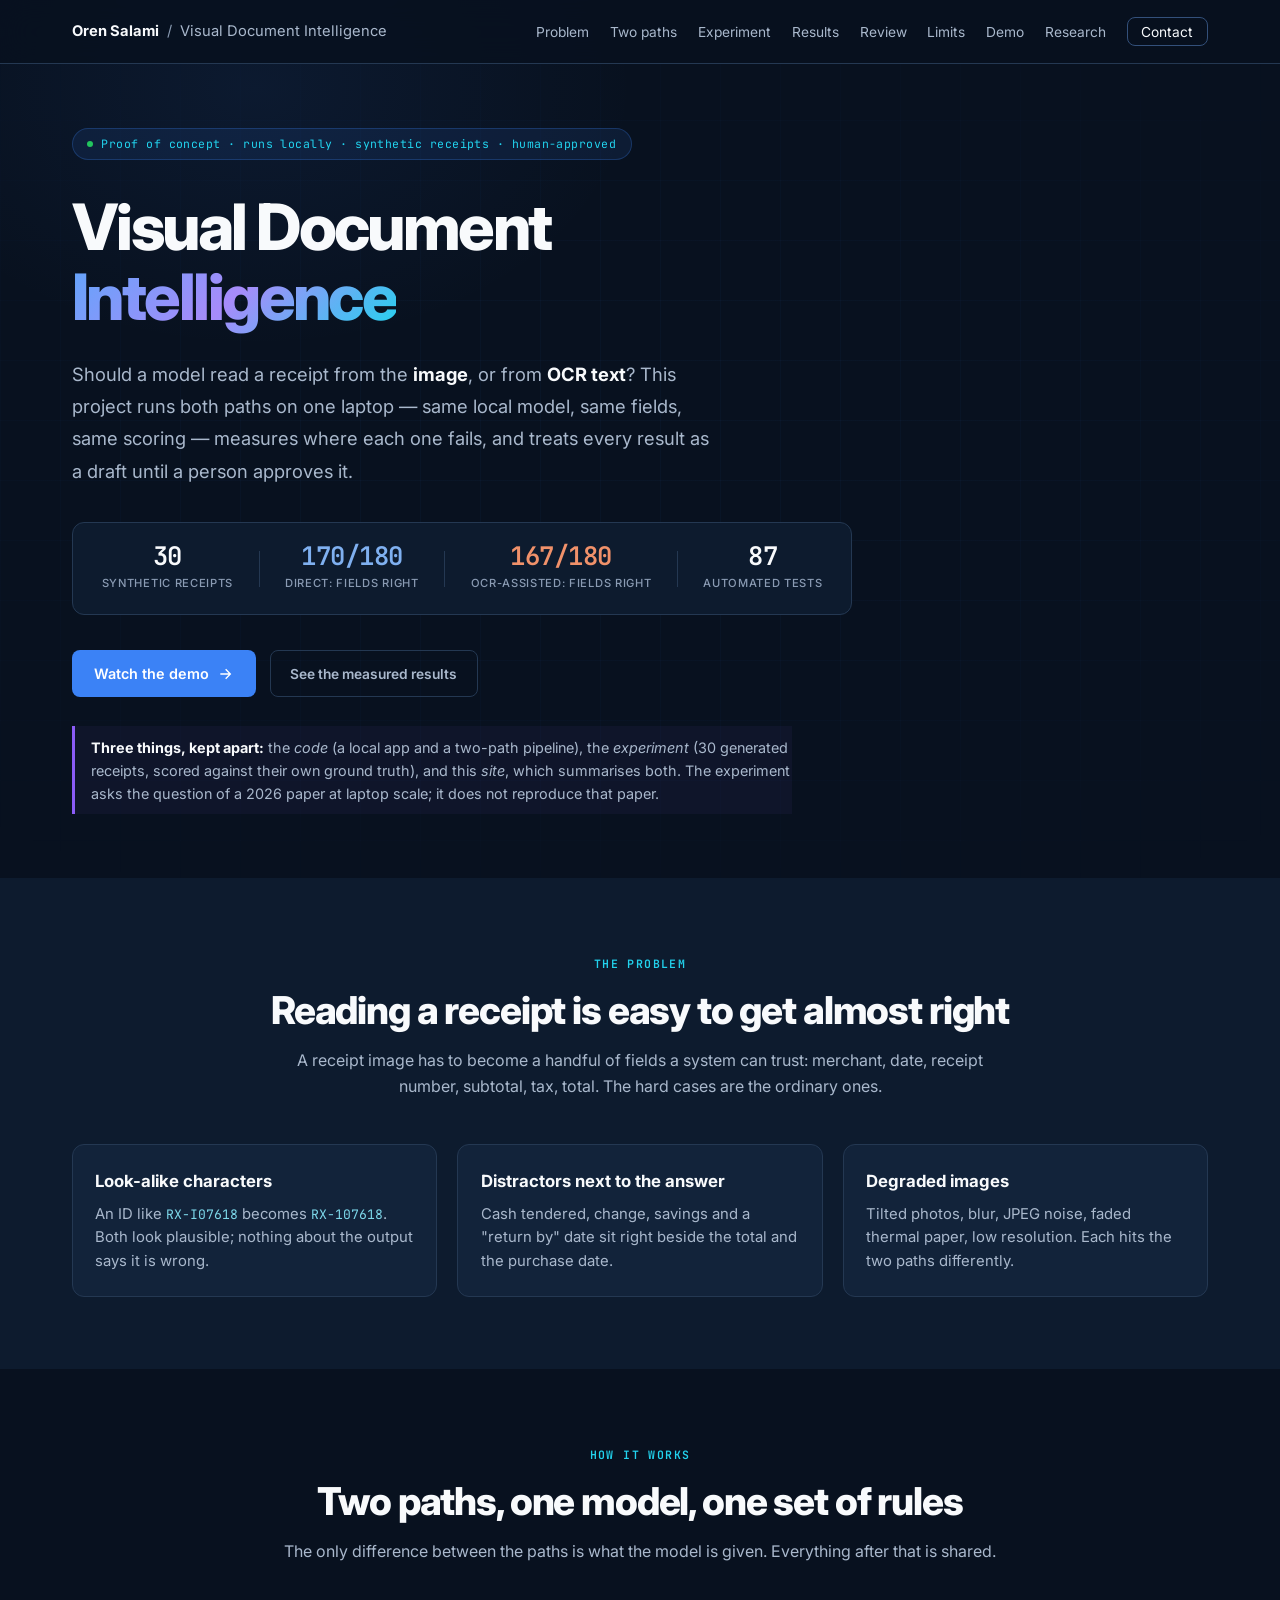
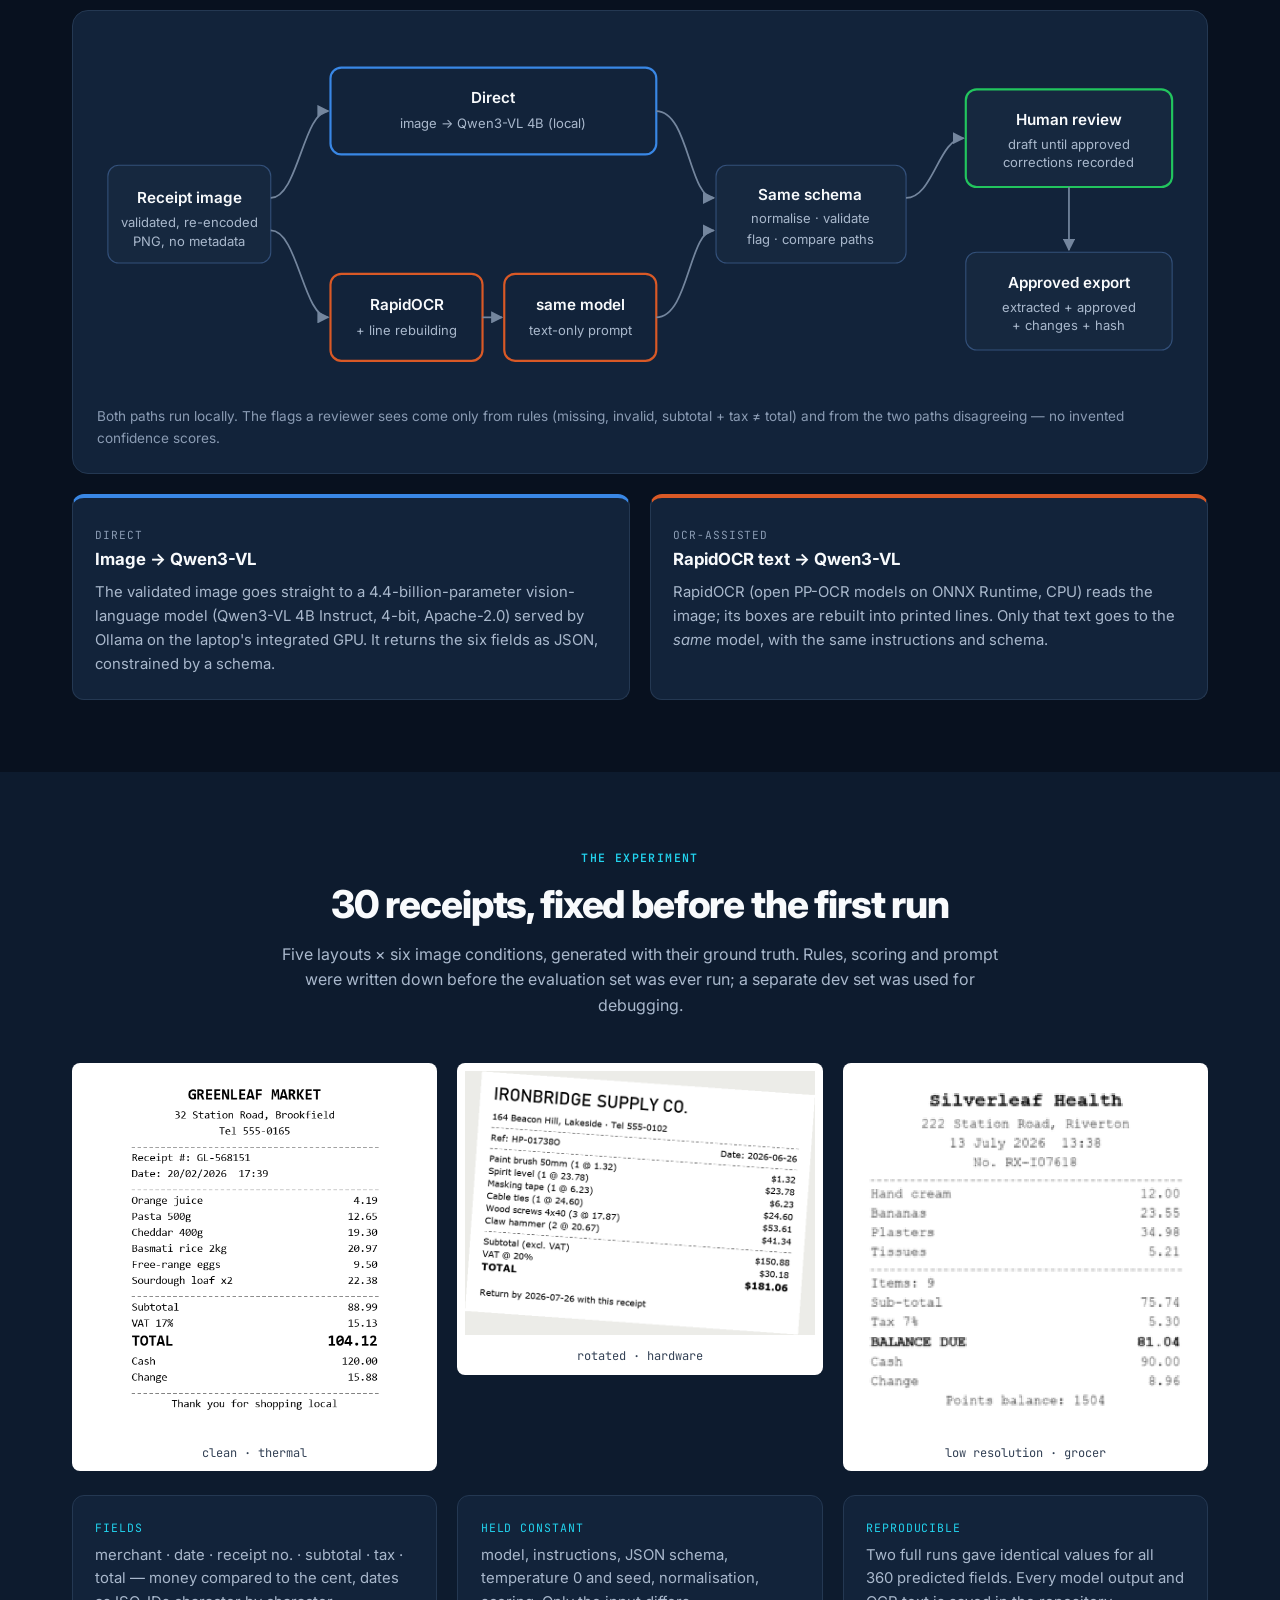
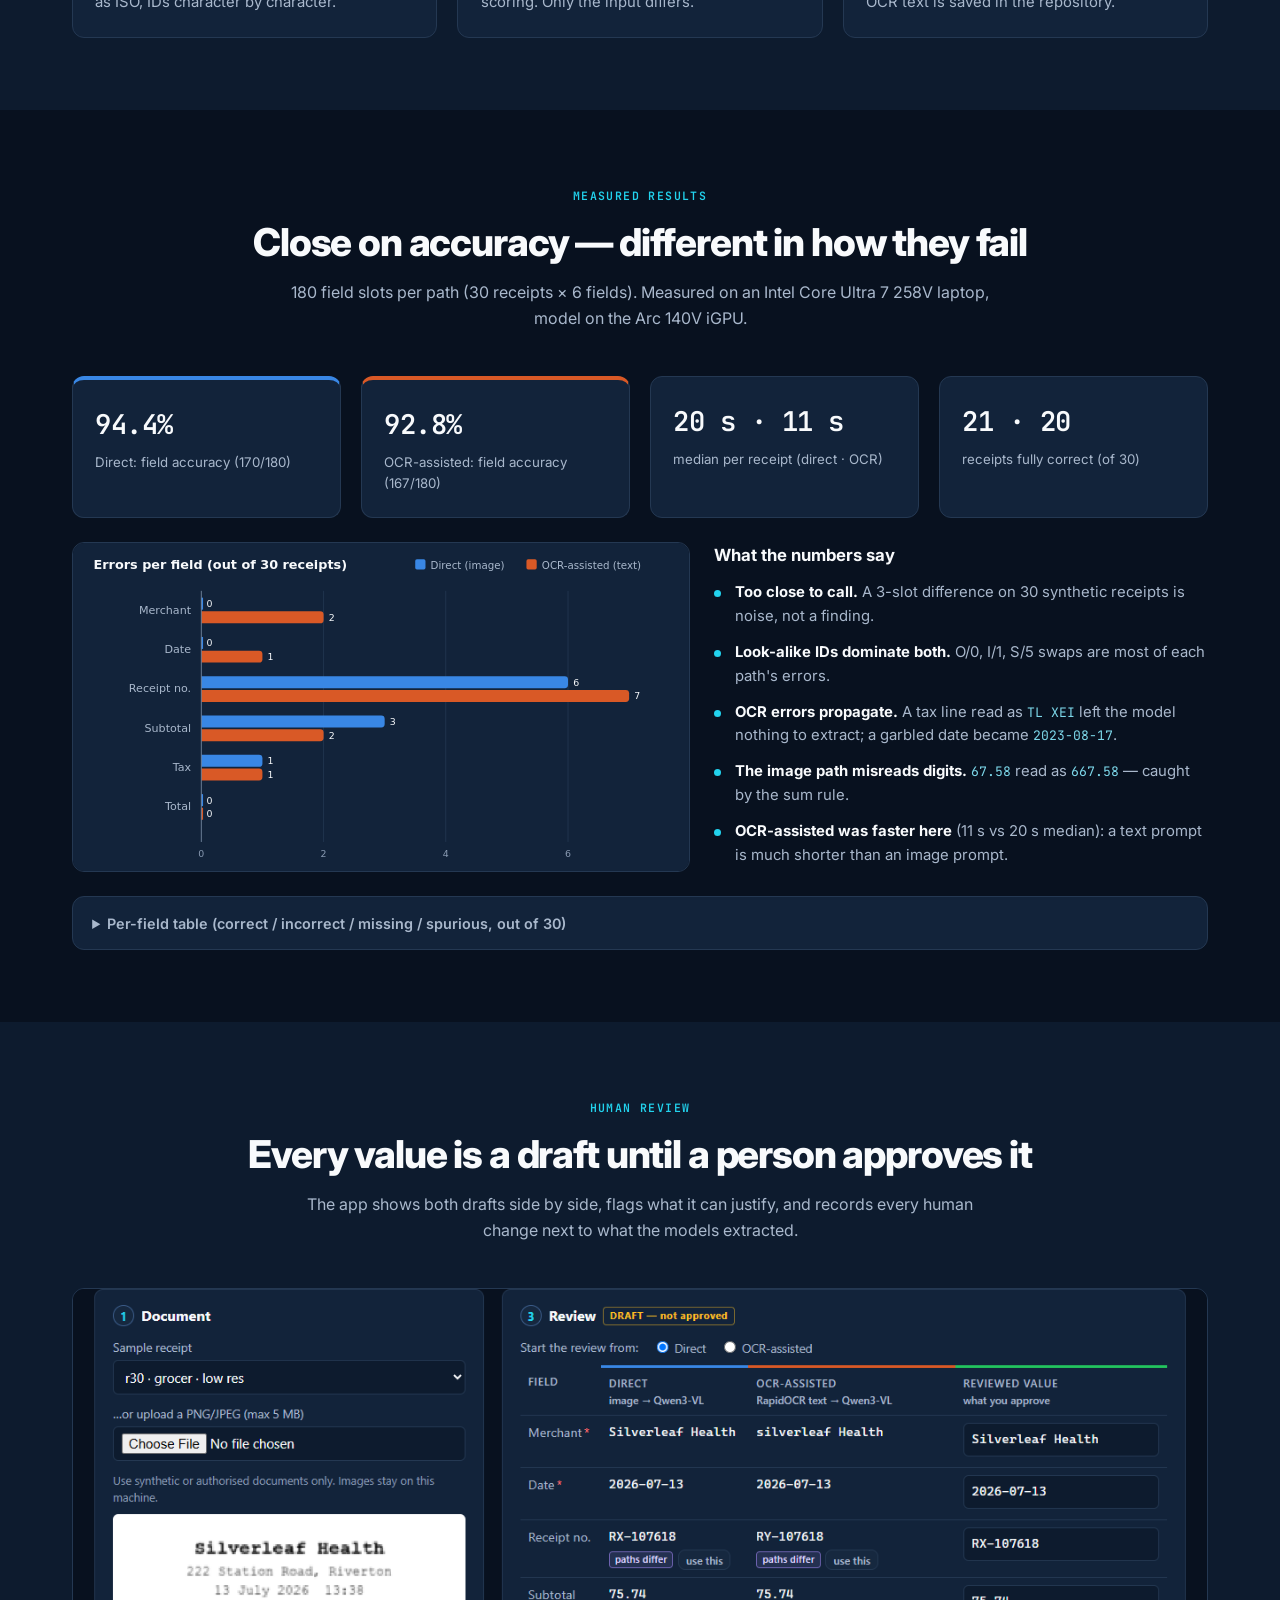
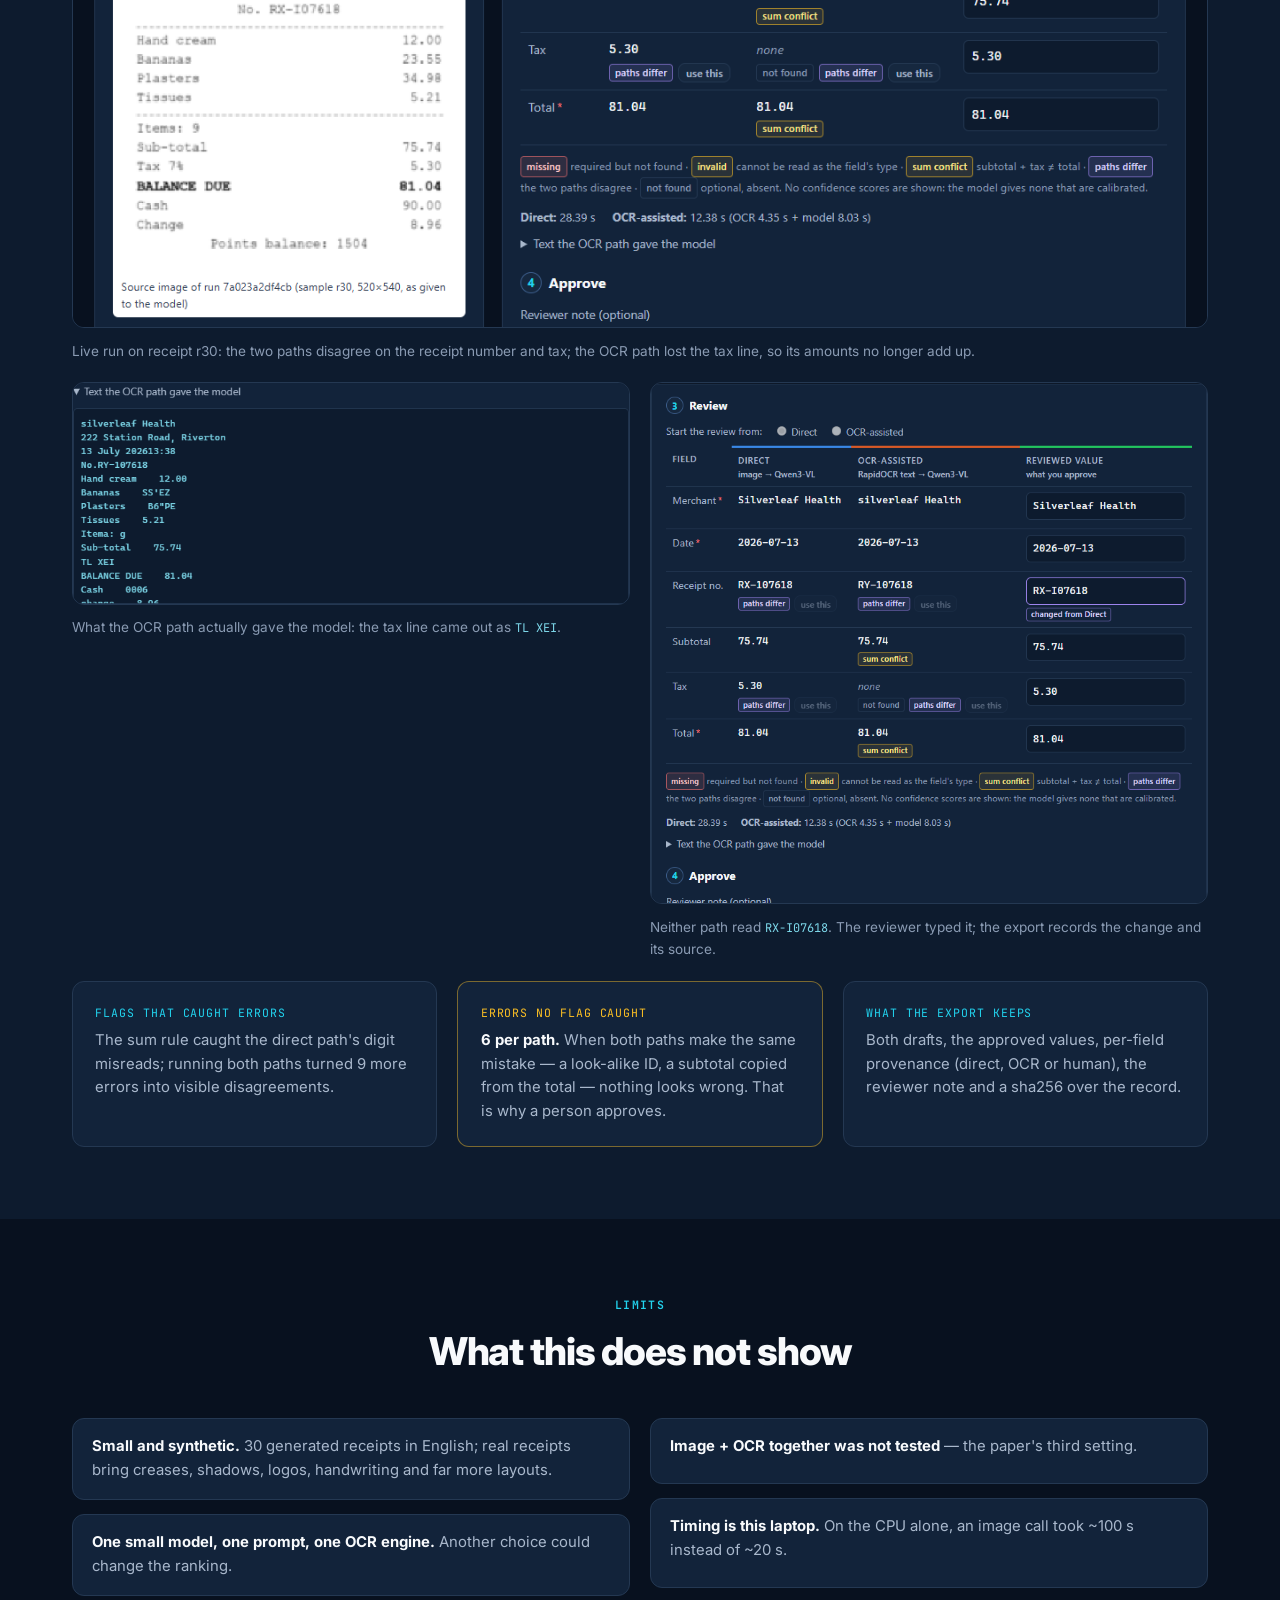
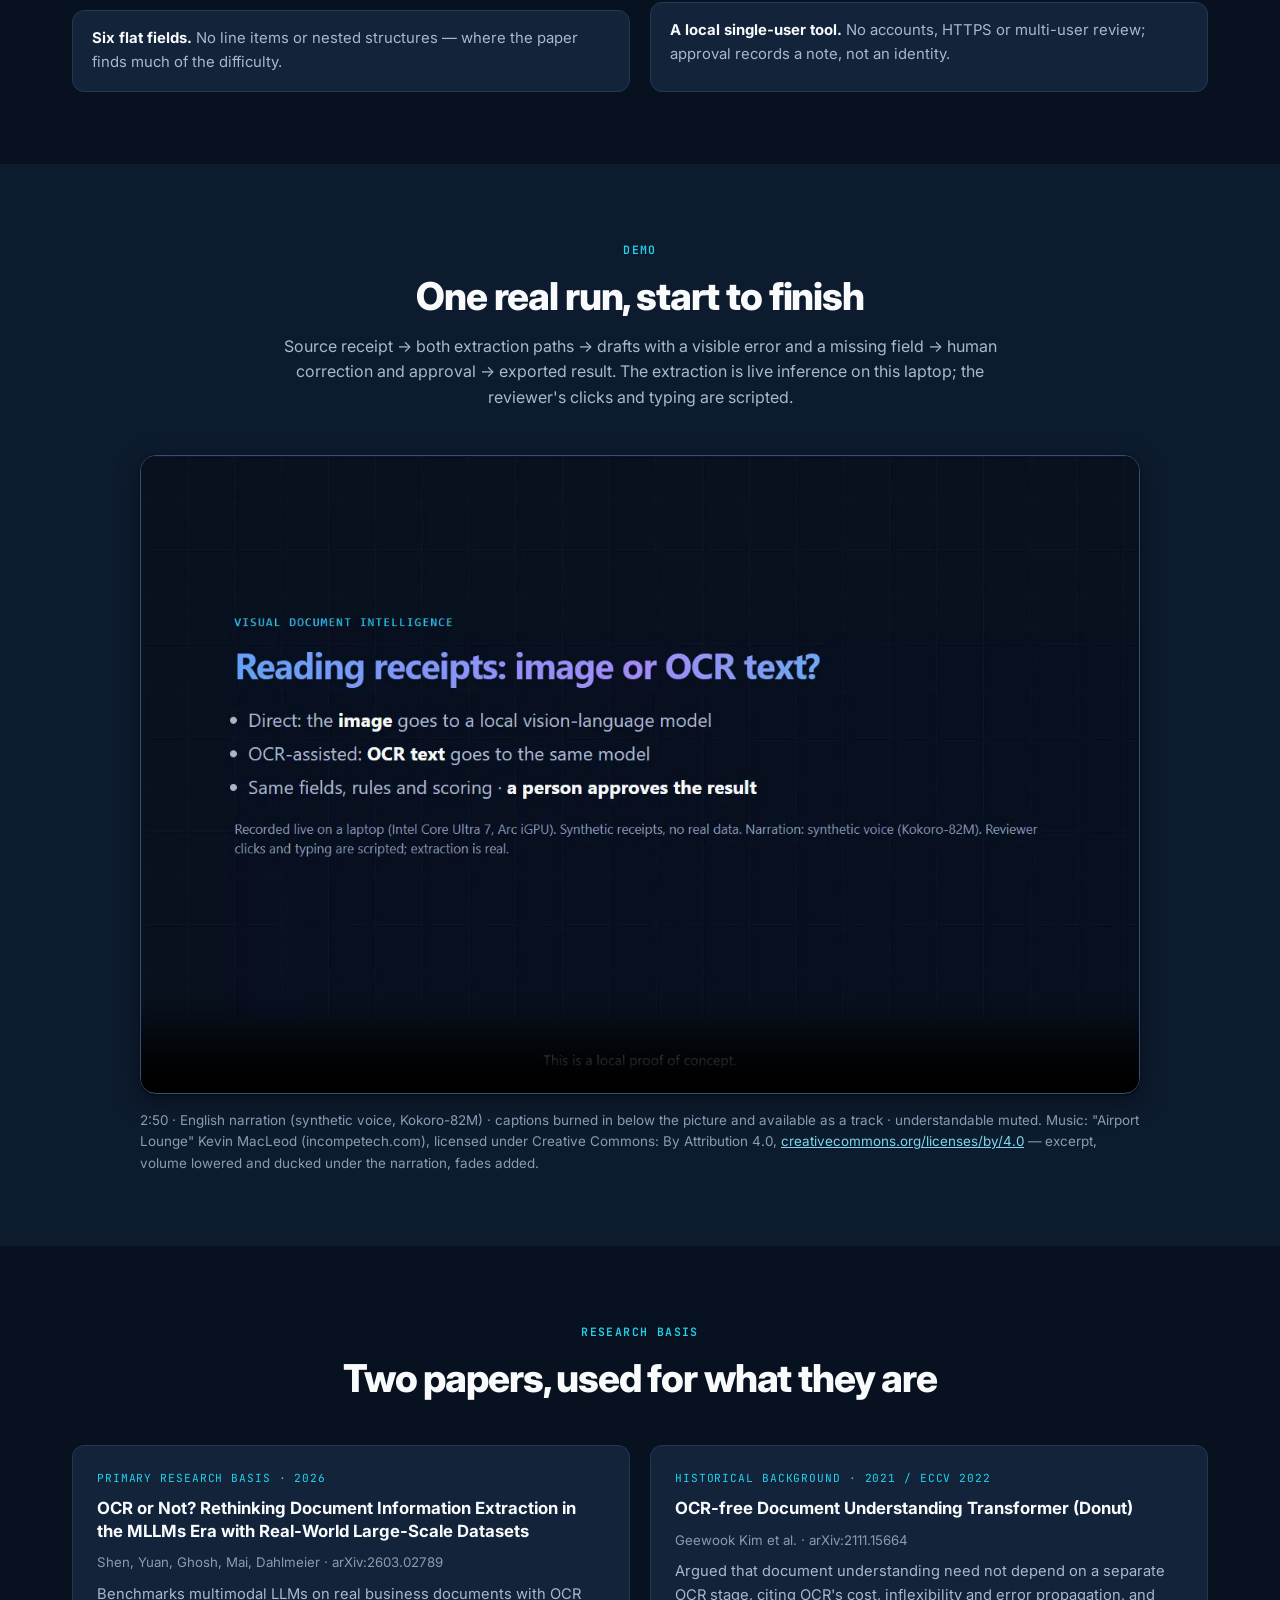
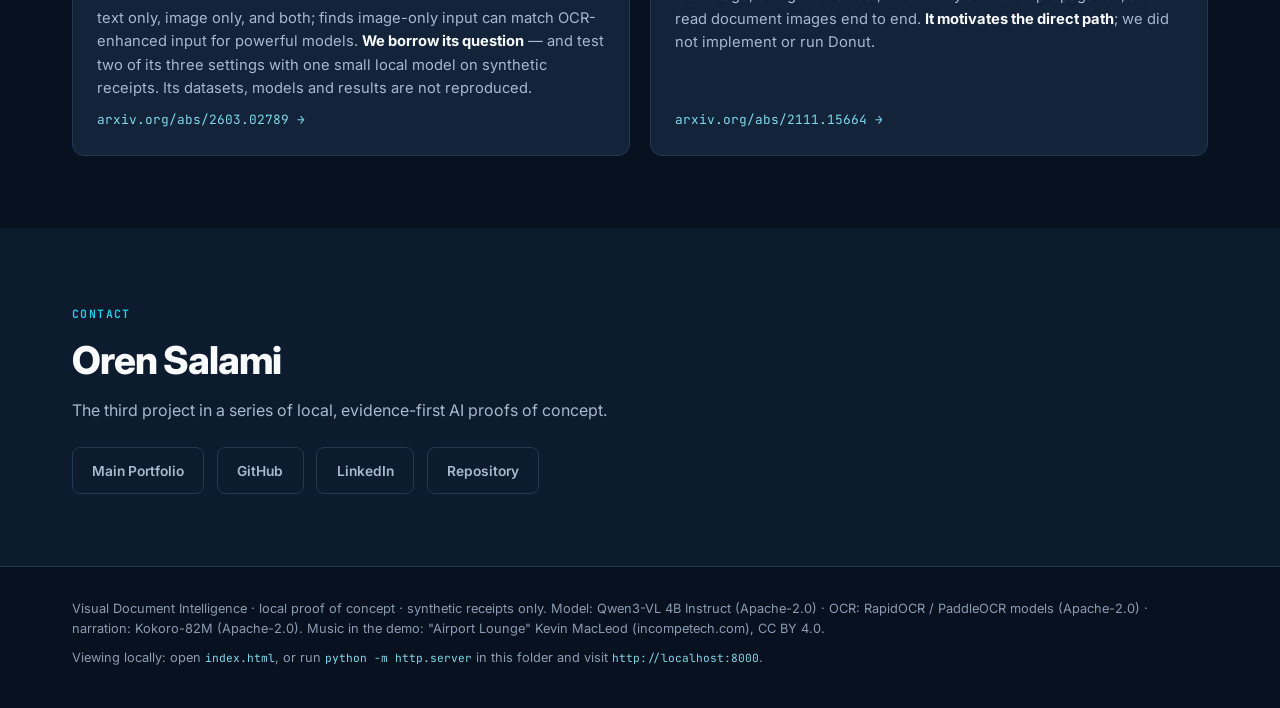
<file: site/index.html>
<!DOCTYPE html>
<html lang="en">
<head>
  <meta charset="UTF-8">
  <meta name="viewport" content="width=device-width, initial-scale=1.0">
  <title>Visual Document Intelligence — Oren Salami</title>
  <meta name="description" content="A local proof of concept comparing direct image-to-fields extraction with an OCR-assisted path on 30 synthetic receipts, using the same local model for both, with human review and approval.">
  <meta property="og:title" content="Visual Document Intelligence — Oren Salami">
  <meta property="og:description" content="Image or OCR text? Two local extraction paths, one model, 30 synthetic receipts, measured honestly — and a person approves the result.">
  <meta property="og:type" content="website">
  <meta property="og:image" content="media/demo-poster.png">
  <link rel="icon" href="assets/favicon.svg" type="image/svg+xml">
  <link rel="preconnect" href="https://fonts.googleapis.com">
  <link rel="preconnect" href="https://fonts.gstatic.com" crossorigin>
  <link href="https://fonts.googleapis.com/css2?family=Inter:wght@400;500;600;700;800&family=JetBrains+Mono:wght@400;600&display=swap" rel="stylesheet">
  <link rel="stylesheet" href="assets/site.css">
</head>
<body>
  <a class="skip-link" href="#main">Skip to content</a>

  <nav id="navbar" aria-label="Main">
    <div class="nav-inner">
      <a class="nav-brand" href="#hero">
        <span class="brand-name">Oren Salami</span><span class="brand-sep">/</span><span class="brand-role">Visual Document Intelligence</span>
      </a>
      <button class="nav-toggle" id="navToggle" aria-label="Toggle navigation" aria-expanded="false" aria-controls="navLinks">
        <span></span><span></span><span></span>
      </button>
      <ul class="nav-links" id="navLinks">
        <li><a href="#problem">Problem</a></li>
        <li><a href="#paths">Two paths</a></li>
        <li><a href="#experiment">Experiment</a></li>
        <li><a href="#results">Results</a></li>
        <li><a href="#review">Review</a></li>
        <li><a href="#limits">Limits</a></li>
        <li><a href="#demo">Demo</a></li>
        <li><a href="#research">Research</a></li>
        <li><a href="#contact" class="nav-cta">Contact</a></li>
      </ul>
    </div>
  </nav>

  <main id="main">
    <section id="hero" class="hero">
      <div class="hero-grid-bg" aria-hidden="true"></div>
      <div class="container">
        <div class="hero-content">
          <div class="hero-badge"><span class="badge-dot" aria-hidden="true"></span>Proof of concept · runs locally · synthetic receipts · human-approved</div>
          <h1 class="hero-title">Visual Document<br><span class="gradient-text">Intelligence</span></h1>
          <p class="hero-subtitle">
            Should a model read a receipt from the <strong>image</strong>, or from <strong>OCR text</strong>? This project
            runs both paths on one laptop — same local model, same fields, same scoring — measures where each one fails,
            and treats every result as a draft until a person approves it.
          </p>
          <div class="hero-stats" role="list" aria-label="Key numbers">
            <div class="stat-item" role="listitem"><span class="stat-number">30</span><span class="stat-label">synthetic receipts</span></div>
            <div class="stat-divider" aria-hidden="true"></div>
            <div class="stat-item" role="listitem"><span class="stat-number c-direct">170/180</span><span class="stat-label">direct: fields right</span></div>
            <div class="stat-divider" aria-hidden="true"></div>
            <div class="stat-item" role="listitem"><span class="stat-number c-ocr">167/180</span><span class="stat-label">OCR-assisted: fields right</span></div>
            <div class="stat-divider" aria-hidden="true"></div>
            <div class="stat-item" role="listitem"><span class="stat-number">87</span><span class="stat-label">automated tests</span></div>
          </div>
          <div class="hero-cta">
            <a href="#demo" class="btn-primary">Watch the demo
              <svg width="16" height="16" viewBox="0 0 24 24" fill="none" stroke="currentColor" stroke-width="2" aria-hidden="true"><path d="M5 12h14M13 5l7 7-7 7"/></svg>
            </a>
            <a href="#results" class="btn-outline">See the measured results</a>
          </div>
          <p class="honesty">
            <strong>Three things, kept apart:</strong> the <em>code</em> (a local app and a two-path pipeline), the
            <em>experiment</em> (30 generated receipts, scored against their own ground truth), and this <em>site</em>,
            which summarises both. The experiment asks the question of a 2026 paper at laptop scale; it does not
            reproduce that paper.
          </p>
        </div>
      </div>
    </section>

    <section id="problem" class="section section-alt">
      <div class="container">
        <div class="section-header">
          <span class="section-label">The problem</span>
          <h2 class="section-title">Reading a receipt is easy to get almost right</h2>
          <p class="section-sub">A receipt image has to become a handful of fields a system can trust: merchant, date, receipt number, subtotal, tax, total. The hard cases are the ordinary ones.</p>
        </div>
        <div class="grid-3">
          <article class="info-card">
            <h3>Look-alike characters</h3>
            <p>An ID like <code>RX-I07618</code> becomes <code>RX-107618</code>. Both look plausible; nothing about the output says it is wrong.</p>
          </article>
          <article class="info-card">
            <h3>Distractors next to the answer</h3>
            <p>Cash tendered, change, savings and a "return by" date sit right beside the total and the purchase date.</p>
          </article>
          <article class="info-card">
            <h3>Degraded images</h3>
            <p>Tilted photos, blur, JPEG noise, faded thermal paper, low resolution. Each hits the two paths differently.</p>
          </article>
        </div>
      </div>
    </section>

    <section id="paths" class="section">
      <div class="container">
        <div class="section-header">
          <span class="section-label">How it works</span>
          <h2 class="section-title">Two paths, one model, one set of rules</h2>
          <p class="section-sub">The only difference between the paths is what the model is given. Everything after that is shared.</p>
        </div>
        <figure class="diagram" aria-labelledby="flow-cap">
          <svg viewBox="0 0 1000 330" role="img" aria-labelledby="flow-title flow-desc">
            <title id="flow-title">Extraction flow</title>
            <desc id="flow-desc">A validated receipt image goes either directly to Qwen3-VL, or through RapidOCR and line rebuilding to the same Qwen3-VL as text. Both outputs pass through the same normalisation and validation, get review flags, and go to human review, which produces an approved JSON export.</desc>
            <defs><marker id="ah" viewBox="0 0 10 10" refX="9" refY="5" markerWidth="7" markerHeight="7" orient="auto"><path d="M0,0 L10,5 L0,10 z" fill="#74869E"/></marker></defs>
            <g font-family="Inter, Segoe UI, sans-serif" font-size="14" fill="#F8FAFC">
              <rect x="10" y="120" width="150" height="90" rx="10" fill="#16283F" stroke="#33507A"/>
              <text x="85" y="155" text-anchor="middle" font-weight="600">Receipt image</text>
              <text x="85" y="177" text-anchor="middle" fill="#A9B8CC" font-size="12">validated, re-encoded</text>
              <text x="85" y="194" text-anchor="middle" fill="#A9B8CC" font-size="12">PNG, no metadata</text>

              <rect x="215" y="30" width="300" height="80" rx="10" fill="#12233A" stroke="#3987e5" stroke-width="2"/>
              <text x="365" y="63" text-anchor="middle" font-weight="600">Direct</text>
              <text x="365" y="86" text-anchor="middle" fill="#A9B8CC" font-size="12">image → Qwen3-VL 4B (local)</text>

              <rect x="215" y="220" width="140" height="80" rx="10" fill="#12233A" stroke="#d95926" stroke-width="2"/>
              <text x="285" y="253" text-anchor="middle" font-weight="600">RapidOCR</text>
              <text x="285" y="276" text-anchor="middle" fill="#A9B8CC" font-size="12">+ line rebuilding</text>
              <rect x="375" y="220" width="140" height="80" rx="10" fill="#12233A" stroke="#d95926" stroke-width="2"/>
              <text x="445" y="253" text-anchor="middle" font-weight="600">same model</text>
              <text x="445" y="276" text-anchor="middle" fill="#A9B8CC" font-size="12">text-only prompt</text>

              <rect x="570" y="120" width="175" height="90" rx="10" fill="#16283F" stroke="#33507A"/>
              <text x="657" y="152" text-anchor="middle" font-weight="600">Same schema</text>
              <text x="657" y="173" text-anchor="middle" fill="#A9B8CC" font-size="12">normalise · validate</text>
              <text x="657" y="192" text-anchor="middle" fill="#A9B8CC" font-size="12">flag · compare paths</text>

              <rect x="800" y="50" width="190" height="90" rx="10" fill="#16283F" stroke="#22C55E" stroke-width="2"/>
              <text x="895" y="83" text-anchor="middle" font-weight="600">Human review</text>
              <text x="895" y="105" text-anchor="middle" fill="#A9B8CC" font-size="12">draft until approved</text>
              <text x="895" y="122" text-anchor="middle" fill="#A9B8CC" font-size="12">corrections recorded</text>

              <rect x="800" y="200" width="190" height="90" rx="10" fill="#16283F" stroke="#33507A"/>
              <text x="895" y="233" text-anchor="middle" font-weight="600">Approved export</text>
              <text x="895" y="255" text-anchor="middle" fill="#A9B8CC" font-size="12">extracted + approved</text>
              <text x="895" y="272" text-anchor="middle" fill="#A9B8CC" font-size="12">+ changes + hash</text>
            </g>
            <g stroke="#74869E" stroke-width="1.6" fill="none" marker-end="url(#ah)">
              <path d="M160 150 C 185 150, 190 70, 213 70"/>
              <path d="M160 180 C 185 180, 190 260, 213 260"/>
              <path d="M355 260 H373"/>
              <path d="M515 70 C 545 70, 545 150, 568 150"/>
              <path d="M515 260 C 545 260, 545 180, 568 180"/>
              <path d="M745 150 C 770 150, 775 95, 798 95"/>
              <path d="M895 140 V198"/>
            </g>
          </svg>
          <figcaption id="flow-cap">Both paths run locally. The flags a reviewer sees come only from rules (missing, invalid, subtotal + tax ≠ total) and from the two paths disagreeing — no invented confidence scores.</figcaption>
        </figure>
        <div class="grid-2">
          <article class="path-card direct">
            <span class="path-tag">Direct</span>
            <h3>Image → Qwen3-VL</h3>
            <p>The validated image goes straight to a 4.4-billion-parameter vision-language model (Qwen3-VL 4B Instruct, 4-bit, Apache-2.0) served by Ollama on the laptop's integrated GPU. It returns the six fields as JSON, constrained by a schema.</p>
          </article>
          <article class="path-card ocr">
            <span class="path-tag">OCR-assisted</span>
            <h3>RapidOCR text → Qwen3-VL</h3>
            <p>RapidOCR (open PP-OCR models on ONNX Runtime, CPU) reads the image; its boxes are rebuilt into printed lines. Only that text goes to the <em>same</em> model, with the same instructions and schema.</p>
          </article>
        </div>
      </div>
    </section>

    <section id="experiment" class="section section-alt">
      <div class="container">
        <div class="section-header">
          <span class="section-label">The experiment</span>
          <h2 class="section-title">30 receipts, fixed before the first run</h2>
          <p class="section-sub">Five layouts × six image conditions, generated with their ground truth. Rules, scoring and prompt were written down before the evaluation set was ever run; a separate dev set was used for debugging.</p>
        </div>
        <div class="samples">
          <figure><img src="media/sample-clean.png" alt="Synthetic thermal receipt, clean: Greenleaf-style grocery receipt with items, subtotal, VAT and total" loading="lazy" width="470" height="607"><figcaption>clean · thermal</figcaption></figure>
          <figure><img src="media/sample-rotated.png" alt="Synthetic hardware invoice rotated about four degrees, with a return-by date below the total" loading="lazy" width="734" height="553"><figcaption>rotated · hardware</figcaption></figure>
          <figure><img src="media/sample-lowres.png" alt="Synthetic pharmacy receipt at low resolution; the receipt number RX-I07618 is blurry" loading="lazy" width="520" height="540"><figcaption>low resolution · grocer</figcaption></figure>
        </div>
        <div class="grid-3 facts">
          <div class="fact"><span class="fact-k">Fields</span><p>merchant · date · receipt no. · subtotal · tax · total — money compared to the cent, dates as ISO, IDs character by character.</p></div>
          <div class="fact"><span class="fact-k">Held constant</span><p>model, instructions, JSON schema, temperature 0 and seed, normalisation, scoring. Only the input differs.</p></div>
          <div class="fact"><span class="fact-k">Reproducible</span><p>Two full runs gave identical values for all 360 predicted fields. Every model output and OCR text is saved in the repository.</p></div>
        </div>
      </div>
    </section>

    <section id="results" class="section">
      <div class="container">
        <div class="section-header">
          <span class="section-label">Measured results</span>
          <h2 class="section-title">Close on accuracy — different in how they fail</h2>
          <p class="section-sub">180 field slots per path (30 receipts × 6 fields). Measured on an Intel Core Ultra 7 258V laptop, model on the Arc 140V iGPU.</p>
        </div>
        <div class="grid-4 tiles">
          <div class="tile t-direct"><span class="tile-n">94.4%</span><span class="tile-l">Direct: field accuracy (170/180)</span></div>
          <div class="tile t-ocr"><span class="tile-n">92.8%</span><span class="tile-l">OCR-assisted: field accuracy (167/180)</span></div>
          <div class="tile"><span class="tile-n">20 s · 11 s</span><span class="tile-l">median per receipt (direct · OCR)</span></div>
          <div class="tile"><span class="tile-n">21 · 20</span><span class="tile-l">receipts fully correct (of 30)</span></div>
        </div>
        <div class="results-grid">
          <figure class="chart">
            <img src="media/errors-by-field.svg" alt="Bar chart of errors per field out of 30. Direct: merchant 0, date 0, receipt number 6, subtotal 3, tax 1, total 0. OCR-assisted: merchant 2, date 1, receipt number 7, subtotal 2, tax 1, total 0." width="720" height="386">
          </figure>
          <div class="result-notes">
            <h3>What the numbers say</h3>
            <ul class="checks">
              <li><strong>Too close to call.</strong> A 3-slot difference on 30 synthetic receipts is noise, not a finding.</li>
              <li><strong>Look-alike IDs dominate both.</strong> O/0, I/1, S/5 swaps are most of each path's errors.</li>
              <li><strong>OCR errors propagate.</strong> A tax line read as <code>TL XEI</code> left the model nothing to extract; a garbled date became <code>2023-08-17</code>.</li>
              <li><strong>The image path misreads digits.</strong> <code>67.58</code> read as <code>667.58</code> — caught by the sum rule.</li>
              <li><strong>OCR-assisted was faster here</strong> (11 s vs 20 s median): a text prompt is much shorter than an image prompt.</li>
            </ul>
          </div>
        </div>
        <details class="table-details">
          <summary>Per-field table (correct / incorrect / missing / spurious, out of 30)</summary>
          <div class="table-wrap">
            <table>
              <thead><tr><th scope="col">Field</th><th scope="col">Direct</th><th scope="col">OCR-assisted</th></tr></thead>
              <tbody><tr><td>Merchant</td><td>30 / 0 / 0 / 0</td><td>28 / 2 / 0 / 0</td></tr><tr><td>Date</td><td>30 / 0 / 0 / 0</td><td>29 / 1 / 0 / 0</td></tr><tr><td>Receipt no.</td><td>24 / 6 / 0 / 0</td><td>23 / 7 / 0 / 0</td></tr><tr><td>Subtotal</td><td>27 / 1 / 0 / 2</td><td>28 / 0 / 0 / 2</td></tr><tr><td>Tax</td><td>29 / 1 / 0 / 0</td><td>29 / 0 / 1 / 0</td></tr><tr><td>Total</td><td>30 / 0 / 0 / 0</td><td>30 / 0 / 0 / 0</td></tr></tbody>
            </table>
          </div>
        </details>
      </div>
    </section>

    <section id="review" class="section section-alt">
      <div class="container">
        <div class="section-header">
          <span class="section-label">Human review</span>
          <h2 class="section-title">Every value is a draft until a person approves it</h2>
          <p class="section-sub">The app shows both drafts side by side, flags what it can justify, and records every human change next to what the models extracted.</p>
        </div>
        <div class="shots">
          <figure class="shot wide">
            <a href="media/02-both-paths.png"><img src="media/02-both-paths.png" alt="The app with the low-resolution receipt on the left and both drafts on the right: the paths disagree on the receipt number and tax; the OCR-assisted path shows sum-conflict flags on subtotal and total" loading="lazy" width="1280" height="720"></a>
            <figcaption>Live run on receipt r30: the two paths disagree on the receipt number and tax; the OCR path lost the tax line, so its amounts no longer add up.</figcaption>
          </figure>
          <figure class="shot">
            <a href="media/03-ocr-text.png"><img src="media/03-ocr-text.png" alt="OCR text panel showing the tax line recognised as the garbage string TL XEI and the receipt number as RY-107618" loading="lazy" width="730" height="289"></a>
            <figcaption>What the OCR path actually gave the model: the tax line came out as <code>TL XEI</code>.</figcaption>
          </figure>
          <figure class="shot">
            <a href="media/05-approved.png"><img src="media/05-approved.png" alt="Approved result card listing the human change RX-107618 to RX-I07618 typed by the reviewer, the approved values, and a download link with an integrity hash" loading="lazy" width="772" height="1222"></a>
            <figcaption>Neither path read <code>RX-I07618</code>. The reviewer typed it; the export records the change and its source.</figcaption>
          </figure>
        </div>
        <div class="grid-3 facts">
          <div class="fact"><span class="fact-k">Flags that caught errors</span><p>The sum rule caught the direct path's digit misreads; running both paths turned 9 more errors into visible disagreements.</p></div>
          <div class="fact warn"><span class="fact-k">Errors no flag caught</span><p><strong>6 per path.</strong> When both paths make the same mistake — a look-alike ID, a subtotal copied from the total — nothing looks wrong. That is why a person approves.</p></div>
          <div class="fact"><span class="fact-k">What the export keeps</span><p>Both drafts, the approved values, per-field provenance (direct, OCR or human), the reviewer note and a sha256 over the record.</p></div>
        </div>
      </div>
    </section>

    <section id="limits" class="section">
      <div class="container">
        <div class="section-header">
          <span class="section-label">Limits</span>
          <h2 class="section-title">What this does not show</h2>
        </div>
        <div class="grid-2">
          <ul class="limits">
            <li><strong>Small and synthetic.</strong> 30 generated receipts in English; real receipts bring creases, shadows, logos, handwriting and far more layouts.</li>
            <li><strong>One small model, one prompt, one OCR engine.</strong> Another choice could change the ranking.</li>
            <li><strong>Six flat fields.</strong> No line items or nested structures — where the paper finds much of the difficulty.</li>
          </ul>
          <ul class="limits">
            <li><strong>Image + OCR together was not tested</strong> — the paper's third setting.</li>
            <li><strong>Timing is this laptop.</strong> On the CPU alone, an image call took ~100 s instead of ~20 s.</li>
            <li><strong>A local single-user tool.</strong> No accounts, HTTPS or multi-user review; approval records a note, not an identity.</li>
          </ul>
        </div>
      </div>
    </section>

    <section id="demo" class="section section-alt">
      <div class="container">
        <div class="section-header">
          <span class="section-label">Demo</span>
          <h2 class="section-title">One real run, start to finish</h2>
          <p class="section-sub">Source receipt → both extraction paths → drafts with a visible error and a missing field → human correction and approval → exported result. The extraction is live inference on this laptop; the reviewer's clicks and typing are scripted.</p>
        </div>
        <div class="video-wrap">
          <video controls preload="metadata" poster="media/demo-poster.png" width="1280" height="816">
            <source src="media/demo.mp4" type="video/mp4">
            <track kind="captions" src="media/demo.en.vtt" srclang="en" label="English">
            Your browser cannot play this video. <a href="media/demo.mp4">Download the demo (MP4)</a>.
          </video>
        </div>
        <p class="video-note">2:50 · English narration (synthetic voice, Kokoro-82M) · captions burned in below the picture and available as a track · understandable muted.
          Music: "Airport Lounge" Kevin MacLeod (incompetech.com), licensed under Creative Commons: By Attribution 4.0,
          <a href="https://creativecommons.org/licenses/by/4.0/" rel="noopener" target="_blank">creativecommons.org/licenses/by/4.0</a>
          — excerpt, volume lowered and ducked under the narration, fades added.</p>
      </div>
    </section>

    <section id="research" class="section">
      <div class="container">
        <div class="section-header">
          <span class="section-label">Research basis</span>
          <h2 class="section-title">Two papers, used for what they are</h2>
        </div>
        <div class="grid-2">
          <a class="paper-card" href="https://arxiv.org/abs/2603.02789" target="_blank" rel="noopener">
            <span class="paper-kind">Primary research basis · 2026</span>
            <h3>OCR or Not? Rethinking Document Information Extraction in the MLLMs Era with Real-World Large-Scale Datasets</h3>
            <p class="paper-authors">Shen, Yuan, Ghosh, Mai, Dahlmeier · arXiv:2603.02789</p>
            <p>Benchmarks multimodal LLMs on real business documents with OCR text only, image only, and both; finds image-only input can match OCR-enhanced input for powerful models. <strong>We borrow its question</strong> — and test two of its three settings with one small local model on synthetic receipts. Its datasets, models and results are not reproduced.</p>
            <span class="paper-link">arxiv.org/abs/2603.02789 →</span>
          </a>
          <a class="paper-card" href="https://arxiv.org/abs/2111.15664" target="_blank" rel="noopener">
            <span class="paper-kind">Historical background · 2021 / ECCV 2022</span>
            <h3>OCR-free Document Understanding Transformer (Donut)</h3>
            <p class="paper-authors">Geewook Kim et al. · arXiv:2111.15664</p>
            <p>Argued that document understanding need not depend on a separate OCR stage, citing OCR's cost, inflexibility and error propagation, and read document images end to end. <strong>It motivates the direct path</strong>; we did not implement or run Donut.</p>
            <span class="paper-link">arxiv.org/abs/2111.15664 →</span>
          </a>
        </div>
      </div>
    </section>

    <section id="contact" class="section section-alt">
      <div class="container contact">
        <div>
          <span class="section-label">Contact</span>
          <h2 class="section-title">Oren Salami</h2>
          <p class="section-sub left">The third project in a series of local, evidence-first AI proofs of concept.</p>
          <div class="contact-links">
            <a class="btn-outline" href="https://nfc4u.co.il/Salami/Ai-Systems-Portfolio/" target="_blank" rel="noopener">Main Portfolio</a>
            <a class="btn-outline" href="https://github.com/Oren1984" target="_blank" rel="noopener">GitHub</a>
            <a class="btn-outline" href="https://www.linkedin.com/in/oren-salami-b2988a224/" target="_blank" rel="noopener">LinkedIn</a>
            <a class="btn-outline" href="https://github.com/Oren1984/visual-document-intelligence" target="_blank" rel="noopener">Repository</a>
          </div>
        </div>
      </div>
    </section>
  </main>

  <footer class="footer">
    <div class="container">
      <p>Visual Document Intelligence · local proof of concept · synthetic receipts only.
        Model: Qwen3-VL 4B Instruct (Apache-2.0) · OCR: RapidOCR / PaddleOCR models (Apache-2.0) · narration: Kokoro-82M (Apache-2.0).
        Music in the demo: "Airport Lounge" Kevin MacLeod (incompetech.com), CC BY 4.0.</p>
      <p>Viewing locally: open <code>index.html</code>, or run <code>python -m http.server</code> in this folder and visit <code>http://localhost:8000</code>.</p>
    </div>
  </footer>
  <script src="assets/site.js" defer></script>
</body>
</html>
</file>
<file: site/assets/site.css>
/* Visual Document Intelligence — project site. Visual system: the owner's portfolio ("Midnight AI" tokens). */
:root {
  --bg-root: #08111F; --bg-surface: #0D1B2E; --bg-elevated: #16283F; --bg-card: #12233A; --bg-alt: #0D1B2E;
  --border: #243852; --border-active: #33507A; --border-hover: #3D5E8C;
  --text-primary: #F8FAFC; --text-secondary: #A9B8CC; --text-muted: #8A9BB3; --text-code: #7DD8EA;
  --accent: #3B82F6; --accent-hover: #2F6FE0; --accent-cyan: #22D3EE; --accent-purple: #8B5CF6; --accent-green: #22C55E;
  --amber: #FBBF24;
  /* the two paths: validated categorical pair (CVD ΔE 26.8, normal-vision ΔE 31.8, ≥ 3:1 on the dark surfaces) */
  --direct: #3987e5; --ocr: #d95926;
  --grad-text: linear-gradient(135deg, #60A5FA 0%, #A78BFA 50%, #22D3EE 100%);
  --font-sans: 'Inter', -apple-system, BlinkMacSystemFont, 'Segoe UI', sans-serif;
  --font-mono: 'JetBrains Mono', 'Cascadia Code', Consolas, monospace;
  --radius-sm: 4px; --radius-md: 8px; --radius-lg: 12px; --radius-xl: 16px; --radius-pill: 999px;
  --shadow-card: 0 1px 3px rgba(0,0,0,.45), 0 8px 24px rgba(0,0,0,.35);
  --shadow-hover: 0 4px 14px rgba(0,0,0,.5), 0 18px 42px rgba(59,130,246,.12);
  --dur-fast: .15s; --dur-base: .25s;
  --max-width: 1200px; --nav-height: 64px;
}

*, *::before, *::after { box-sizing: border-box; margin: 0; padding: 0; }
html { scroll-behavior: smooth; scroll-padding-top: var(--nav-height); }
body { background: var(--bg-root); color: var(--text-primary); font-family: var(--font-sans); line-height: 1.6;
  -webkit-font-smoothing: antialiased; overflow-x: hidden; }
a { color: inherit; }
img, svg, video { display: block; max-width: 100%; height: auto; }
code { font-family: var(--font-mono); font-size: .88em; color: var(--text-code); }
:focus-visible { outline: 2px solid var(--accent-cyan); outline-offset: 3px; border-radius: var(--radius-sm); }
.skip-link { position: absolute; left: -9999px; top: 0; }
.skip-link:focus { left: 1rem; top: .75rem; z-index: 200; background: var(--accent); color: #fff; padding: .5rem 1rem; border-radius: var(--radius-md); }
.container { max-width: var(--max-width); margin: 0 auto; padding: 0 2rem; }
@media (prefers-reduced-motion: reduce) { html { scroll-behavior: auto; } *, *::before, *::after { transition: none !important; animation: none !important; } }

/* Navigation */
#navbar { position: fixed; inset: 0 0 auto 0; z-index: 100; height: var(--nav-height); background: rgba(8,17,31,.85);
  backdrop-filter: blur(16px); -webkit-backdrop-filter: blur(16px); border-bottom: 1px solid var(--border); transition: border-color var(--dur-base); }
#navbar.scrolled { border-color: var(--border-active); }
.nav-inner { max-width: var(--max-width); margin: 0 auto; padding: 0 2rem; height: 100%; display: flex; align-items: center; justify-content: space-between; gap: 1rem; }
.nav-brand { display: flex; align-items: center; gap: .5rem; text-decoration: none; font-size: .92rem; white-space: nowrap; }
.brand-name { font-weight: 700; } .brand-sep { color: var(--text-muted); } .brand-role { color: var(--text-secondary); }
.nav-links { list-style: none; display: flex; gap: 1.3rem; align-items: center; }
.nav-links a { text-decoration: none; font-size: .86rem; color: var(--text-secondary); position: relative; padding: .25rem 0; transition: color var(--dur-fast); }
.nav-links a::after { content: ''; position: absolute; left: 0; bottom: -2px; width: 0; height: 2px; background: var(--accent-cyan); transition: width var(--dur-base); }
.nav-links a:hover, .nav-links a.active { color: var(--text-primary); }
.nav-links a:hover::after, .nav-links a.active::after { width: 100%; }
.nav-cta { border: 1px solid var(--border-active); border-radius: var(--radius-md); padding: .35rem .85rem !important; color: var(--text-primary) !important; }
.nav-cta::after { display: none; }
.nav-cta:hover { border-color: var(--accent); background: rgba(59,130,246,.12); }
.nav-toggle { display: none; background: none; border: 1px solid var(--border); border-radius: var(--radius-md); padding: .5rem; cursor: pointer; }
.nav-toggle span { display: block; width: 20px; height: 2px; background: var(--text-primary); margin: 4px 0; }

/* Buttons */
.btn-primary { display: inline-flex; align-items: center; gap: .5rem; background: var(--accent); color: #fff; font-size: .9rem; font-weight: 600;
  padding: .75rem 1.4rem; border-radius: var(--radius-md); text-decoration: none; transition: background var(--dur-fast), transform var(--dur-fast), box-shadow var(--dur-fast); }
.btn-primary:hover { background: var(--accent-hover); transform: translateY(-2px); box-shadow: var(--shadow-hover); }
.btn-outline { display: inline-flex; align-items: center; font-size: .86rem; font-weight: 600; color: var(--text-secondary); padding: .7rem 1.2rem;
  border: 1px solid var(--border); border-radius: var(--radius-md); text-decoration: none; transition: color var(--dur-fast), border-color var(--dur-fast), transform var(--dur-fast); }
.btn-outline:hover { color: var(--text-primary); border-color: var(--border-hover); transform: translateY(-2px); }

/* Hero */
.hero { position: relative; overflow: hidden; padding: calc(var(--nav-height) + 4rem) 0 4rem; }
.hero-grid-bg { position: absolute; inset: 0; pointer-events: none;
  background-image: linear-gradient(rgba(59,130,246,.04) 1px, transparent 1px), linear-gradient(90deg, rgba(59,130,246,.04) 1px, transparent 1px);
  background-size: 60px 60px; mask-image: radial-gradient(ellipse 80% 60% at 50% 50%, black 30%, transparent 100%); }
.hero::before { content: ''; position: absolute; top: -20%; left: -10%; width: 60%; height: 60%; background: radial-gradient(ellipse, rgba(59,130,246,.08) 0%, transparent 70%); pointer-events: none; }
.hero-content { position: relative; z-index: 1; max-width: 820px; }
.hero-badge { display: inline-flex; align-items: center; gap: .5rem; background: rgba(59,130,246,.1); border: 1px solid rgba(59,130,246,.25);
  border-radius: var(--radius-pill); padding: .35rem .9rem; font-family: var(--font-mono); font-size: .72rem; color: var(--accent-cyan); letter-spacing: .04em; margin-bottom: 2rem; }
.badge-dot { width: 6px; height: 6px; background: var(--accent-green); border-radius: 50%; }
.hero-title { font-size: clamp(2.4rem, 6vw, 4rem); font-weight: 800; letter-spacing: -.04em; line-height: 1.1; margin-bottom: 1.6rem; }
.gradient-text { background: var(--grad-text); -webkit-background-clip: text; background-clip: text; -webkit-text-fill-color: transparent; }
.hero-subtitle { font-size: clamp(1rem, 2vw, 1.15rem); color: var(--text-secondary); max-width: 640px; line-height: 1.75; margin-bottom: 2.2rem; }
.hero-subtitle strong { color: var(--text-primary); }
.hero-stats { display: flex; align-items: center; gap: 1.6rem; flex-wrap: wrap; margin-bottom: 2.2rem; padding: 1.3rem 1.8rem;
  background: var(--bg-surface); border: 1px solid var(--border); border-radius: var(--radius-lg); width: fit-content; max-width: 100%; }
.stat-item { text-align: center; }
.stat-number { display: block; font-family: var(--font-mono); font-size: 1.6rem; font-weight: 600; line-height: 1; letter-spacing: -.02em; }
.stat-number.c-direct { color: #7FB0F0; } .stat-number.c-ocr { color: #F0916A; }
.stat-label { display: block; font-size: .7rem; color: var(--text-muted); font-weight: 500; text-transform: uppercase; letter-spacing: .06em; margin-top: 6px; }
.stat-divider { width: 1px; height: 36px; background: var(--border); }
.hero-cta { display: flex; gap: .9rem; flex-wrap: wrap; margin-bottom: 1.8rem; }
.honesty { font-size: .9rem; color: var(--text-secondary); border-left: 3px solid var(--accent-purple); padding: .6rem 0 .6rem 1rem; max-width: 720px; background: rgba(139,92,246,.05); }
.honesty strong { color: var(--text-primary); }

/* Sections */
.section { padding: 4.5rem 0; }
.section-alt { background: var(--bg-alt); }
.section-header { text-align: center; margin-bottom: 2.8rem; }
.section-label { display: inline-block; font-family: var(--font-mono); font-size: .72rem; font-weight: 600; letter-spacing: .12em; text-transform: uppercase; color: var(--accent-cyan); margin-bottom: .9rem; }
.section-title { font-size: clamp(1.7rem, 4vw, 2.4rem); font-weight: 800; letter-spacing: -.03em; line-height: 1.15; }
.section-sub { color: var(--text-secondary); max-width: 720px; margin: 1rem auto 0; }
.section-sub.left { margin-left: 0; }
.grid-2, .grid-3, .grid-4 { display: grid; gap: 1.25rem; }
.grid-2 { grid-template-columns: repeat(2, 1fr); } .grid-3 { grid-template-columns: repeat(3, 1fr); } .grid-4 { grid-template-columns: repeat(4, 1fr); }

.info-card, .path-card, .fact, .tile { background: var(--bg-card); border: 1px solid var(--border); border-radius: var(--radius-lg); padding: 1.4rem; }
.info-card h3, .path-card h3 { font-size: 1.05rem; margin-bottom: .5rem; }
.info-card p, .path-card p, .fact p { color: var(--text-secondary); font-size: .93rem; }
.path-card { border-top: 4px solid; margin-top: 1.25rem; }
.path-card.direct { border-top-color: var(--direct); } .path-card.ocr { border-top-color: var(--ocr); }
.path-tag { font-family: var(--font-mono); font-size: .7rem; text-transform: uppercase; letter-spacing: .08em; color: var(--text-muted); }

.diagram { background: var(--bg-card); border: 1px solid var(--border); border-radius: var(--radius-xl); padding: 1.5rem; }
.diagram figcaption, .shot figcaption, .samples figcaption { color: var(--text-muted); font-size: .85rem; margin-top: .8rem; }

.samples { display: grid; grid-template-columns: repeat(3, 1fr); gap: 1.25rem; align-items: start; margin-bottom: 1.5rem; }
.samples figure { background: #fff; border-radius: var(--radius-md); padding: .5rem; }
.samples img { width: 100%; max-height: 360px; object-fit: contain; }
.samples figcaption { color: #334155; text-align: center; font-family: var(--font-mono); font-size: .75rem; }
.facts { margin-top: 1.25rem; }
.fact-k { display: block; font-family: var(--font-mono); font-size: .72rem; letter-spacing: .08em; text-transform: uppercase; color: var(--accent-cyan); margin-bottom: .4rem; }
.fact.warn { border-color: rgba(251,191,36,.45); } .fact.warn .fact-k { color: var(--amber); }
.fact strong { color: var(--text-primary); }

.tiles { margin-bottom: 1.5rem; }
.tile { display: flex; flex-direction: column; gap: .35rem; }
.tile-n { font-family: var(--font-mono); font-size: 1.7rem; font-weight: 600; letter-spacing: -.02em; }
.tile-l { color: var(--text-secondary); font-size: .83rem; }
.t-direct { border-top: 4px solid var(--direct); } .t-ocr { border-top: 4px solid var(--ocr); }
.results-grid { display: grid; grid-template-columns: 1.25fr 1fr; gap: 1.5rem; align-items: start; }
.chart img { width: 100%; border-radius: var(--radius-lg); border: 1px solid var(--border); }
.result-notes h3 { font-size: 1.05rem; margin-bottom: .8rem; }
.checks { list-style: none; display: grid; gap: .75rem; }
.checks li { color: var(--text-secondary); font-size: .93rem; padding-left: 1.3rem; position: relative; }
.checks li::before { content: ''; position: absolute; left: 0; top: .6em; width: 7px; height: 7px; border-radius: 50%; background: var(--accent-cyan); }
.checks strong { color: var(--text-primary); }
.table-details { margin-top: 1.5rem; background: var(--bg-card); border: 1px solid var(--border); border-radius: var(--radius-lg); padding: .9rem 1.2rem; }
.table-details summary { cursor: pointer; color: var(--text-secondary); font-weight: 600; font-size: .9rem; transition: color var(--dur-fast); }
.table-details summary:hover { color: var(--text-primary); }
.table-wrap { overflow-x: auto; margin-top: .8rem; }
table { border-collapse: collapse; width: 100%; font-size: .9rem; }
th, td { text-align: left; padding: .5rem .7rem; border-bottom: 1px solid var(--border); }
th { color: var(--text-secondary); font-size: .78rem; text-transform: uppercase; letter-spacing: .05em; }
td { font-family: var(--font-mono); font-size: .85rem; } td:first-child { font-family: var(--font-sans); }

.shots { display: grid; grid-template-columns: 1fr 1fr; gap: 1.25rem; margin-bottom: 1.25rem; align-items: start; }
.shot.wide { grid-column: 1 / -1; }
.shot a { display: block; border-radius: var(--radius-lg); overflow: hidden; border: 1px solid var(--border); transition: border-color var(--dur-base), transform var(--dur-base), box-shadow var(--dur-base); }
.shot a:hover { border-color: var(--border-hover); transform: translateY(-3px); box-shadow: var(--shadow-hover); }
.shot img { width: 100%; }
.shot:not(.wide) img { max-height: 520px; object-fit: cover; object-position: top; }

.limits { list-style: none; display: grid; gap: .9rem; }
.limits li { background: var(--bg-card); border: 1px solid var(--border); border-radius: var(--radius-lg); padding: 1rem 1.2rem; color: var(--text-secondary); font-size: .93rem; }
.limits strong { color: var(--text-primary); }

.video-wrap { max-width: 1000px; margin: 0 auto; border-radius: var(--radius-xl); overflow: hidden; border: 1px solid var(--border-active); box-shadow: var(--shadow-card); background: #000; }
.video-wrap video { width: 100%; }
.video-note { max-width: 1000px; margin: 1rem auto 0; color: var(--text-muted); font-size: .84rem; }
.video-note a, .footer a { color: var(--text-code); }

.paper-card { display: flex; flex-direction: column; gap: .6rem; text-decoration: none; background: var(--bg-card); border: 1px solid var(--border);
  border-radius: var(--radius-lg); padding: 1.5rem; transition: border-color var(--dur-base), transform var(--dur-base), box-shadow var(--dur-base); }
.paper-card:hover { border-color: var(--border-hover); transform: translateY(-4px); box-shadow: var(--shadow-hover); }
.paper-kind { font-family: var(--font-mono); font-size: .7rem; letter-spacing: .08em; text-transform: uppercase; color: var(--accent-cyan); }
.paper-card h3 { font-size: 1.05rem; line-height: 1.35; }
.paper-authors { color: var(--text-muted); font-size: .83rem; }
.paper-card p:not(.paper-authors) { color: var(--text-secondary); font-size: .92rem; }
.paper-card strong { color: var(--text-primary); }
.paper-link { margin-top: auto; color: var(--text-code); font-family: var(--font-mono); font-size: .8rem; }
.paper-card:hover .paper-link { color: #fff; }

.contact { text-align: left; }
.contact-links { display: flex; flex-wrap: wrap; gap: .8rem; margin-top: 1.5rem; }
.footer { border-top: 1px solid var(--border); padding: 2rem 0 2.5rem; color: var(--text-muted); font-size: .8rem; }
.footer p + p { margin-top: .5rem; }

/* Responsive */
@media (max-width: 1060px) {
  .nav-links { gap: .9rem; } .nav-links a { font-size: .8rem; }
  .grid-4 { grid-template-columns: repeat(2, 1fr); }
  .results-grid { grid-template-columns: 1fr; }
}
@media (max-width: 900px) {
  .nav-toggle { display: block; }
  .nav-links { display: none; position: absolute; top: var(--nav-height); left: 0; right: 0; flex-direction: column; align-items: stretch; gap: 0;
    background: var(--bg-surface); border-bottom: 1px solid var(--border); padding: .5rem 1rem 1rem; }
  .nav-links.open { display: flex; }
  .nav-links a { display: block; padding: .7rem .5rem; font-size: .95rem; }
  .nav-links a::after { display: none; }
  .nav-cta { margin-top: .4rem; text-align: center; }
  .grid-3, .grid-2, .samples, .shots { grid-template-columns: 1fr; }
  .shot.wide { grid-column: auto; }
  .diagram svg { min-width: 640px; } .diagram { overflow-x: auto; }
}
@media (max-width: 560px) {
  .container, .nav-inner { padding: 0 1rem; }
  .brand-name, .brand-sep { display: none; }
  .hero { padding-top: calc(var(--nav-height) + 2.5rem); }
  .hero-stats { gap: 1rem; padding: 1rem; } .stat-divider { display: none; }
  .stat-item { flex: 1 1 40%; }
  .grid-4 { grid-template-columns: 1fr; }
  .section { padding: 3.2rem 0; }
}
</file>
